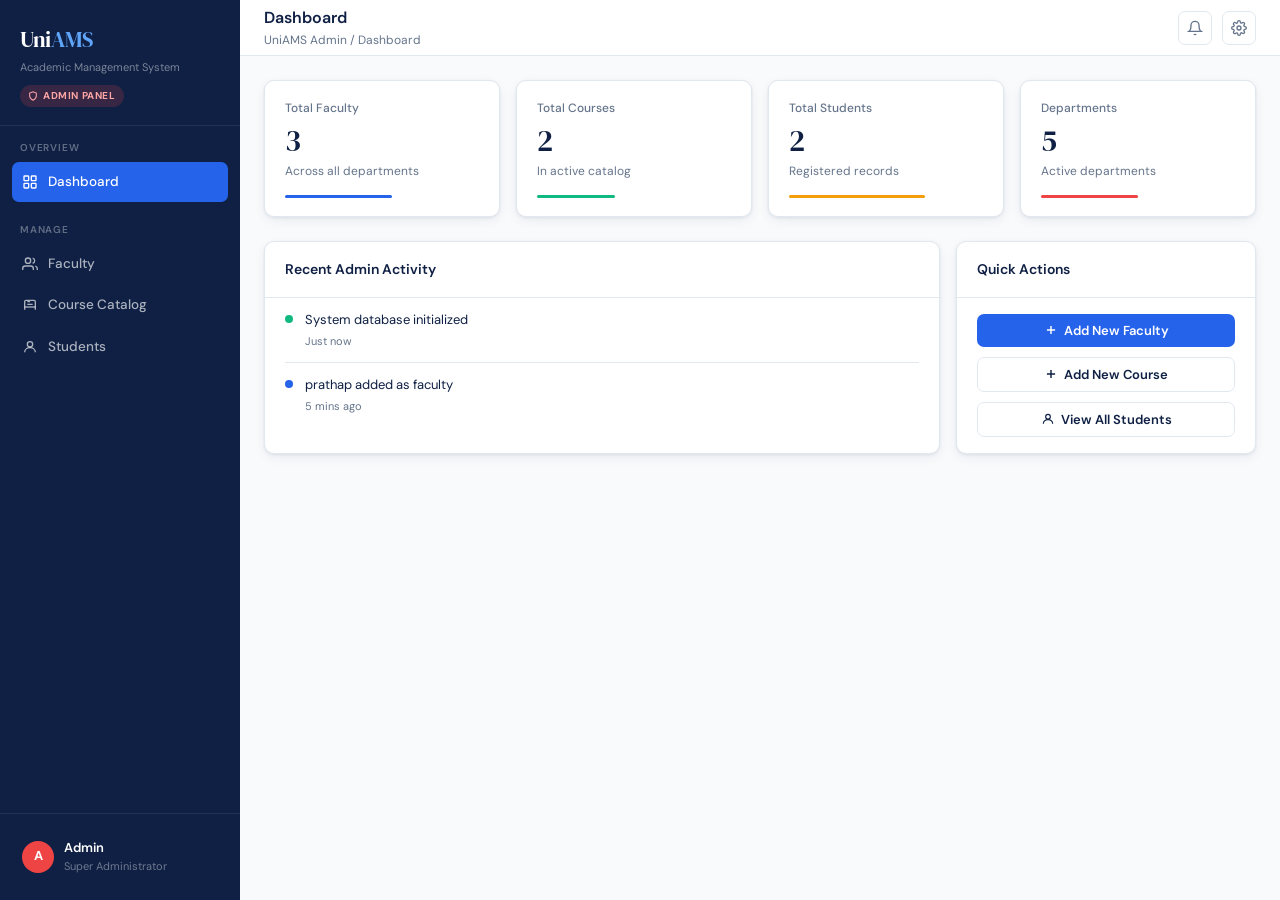
<file: admin page/admin.html>
<!DOCTYPE html>
<html lang="en">
<head>
<meta charset="UTF-8"/>
<meta name="viewport" content="width=device-width, initial-scale=1.0"/>
<title>UniAMS – Admin Panel</title>
<link href="https://fonts.googleapis.com/css2?family=DM+Sans:wght@400;500;600&family=DM+Serif+Display&display=swap" rel="stylesheet"/>
<link rel="stylesheet" href="admin.css"/>
</head>
<body>

<div class="shell">

  <aside class="sidebar">
    <div class="sidebar-brand">
      <div class="logo-mark">Uni<span>AMS</span></div>
      <div class="logo-sub">Academic Management System</div>
      <div class="admin-chip">
        <svg width="10" height="10" fill="none" stroke="currentColor" stroke-width="2.5" viewBox="0 0 24 24"><path d="M12 22s8-4 8-10V5l-8-3-8 3v7c0 6 8 10 8 10z"/></svg>
        Admin Panel
      </div>
    </div>

    <div class="nav-section">
      <div class="nav-label">Overview</div>
      <div class="nav-item active" onclick="navigate('dashboard', this)">
        <svg fill="none" stroke="currentColor" stroke-width="2" viewBox="0 0 24 24"><rect x="3" y="3" width="7" height="7" rx="1"/><rect x="14" y="3" width="7" height="7" rx="1"/><rect x="3" y="14" width="7" height="7" rx="1"/><rect x="14" y="14" width="7" height="7" rx="1"/></svg>
        Dashboard
      </div>
    </div>

    <div class="nav-section">
      <div class="nav-label">Manage</div>
      <div class="nav-item" onclick="navigate('faculty', this)">
        <svg fill="none" stroke="currentColor" stroke-width="2" viewBox="0 0 24 24"><path d="M17 21v-2a4 4 0 00-4-4H5a4 4 0 00-4 4v2"/><circle cx="9" cy="7" r="4"/><path d="M23 21v-2a4 4 0 00-3-3.87"/><path d="M16 3.13a4 4 0 010 7.75"/></svg>
        Faculty
      </div>
      <div class="nav-item" onclick="navigate('courses', this)">
        <svg fill="none" stroke="currentColor" stroke-width="2" viewBox="0 0 24 24"><path d="M4 19V7a2 2 0 012-2h12a2 2 0 012 2v12"/><path d="M4 15h16"/><path d="M8 11h8M8 7h4"/></svg>
        Course Catalog
      </div>
      <div class="nav-item" onclick="navigate('students', this)">
        <svg fill="none" stroke="currentColor" stroke-width="2" viewBox="0 0 24 24"><circle cx="12" cy="8" r="4"/><path d="M4 20c0-4 3.6-7 8-7s8 3 8 7"/></svg>
        Students
      </div>
    </div>

    <div class="sidebar-footer">
      <div class="user-chip">
        <div class="avatar">A</div>
        <div>
          <div class="u-name">Admin</div>
          <div class="u-role">Super Administrator</div>
        </div>
      </div>
    </div>
  </aside>

  <div class="main">

    <div class="topbar">
      <div>
        <div class="page-title" id="page-title">Dashboard</div>
        <div class="breadcrumb" id="page-bc">UniAMS Admin / Dashboard</div>
      </div>
      <div class="topbar-right">
        <div class="icon-btn">
          <svg width="16" height="16" fill="none" stroke="currentColor" stroke-width="2" viewBox="0 0 24 24"><path d="M18 8A6 6 0 006 8c0 7-3 9-3 9h18s-3-2-3-9"/><path d="M13.73 21a2 2 0 01-3.46 0"/></svg>
        </div>
        <div class="icon-btn">
          <svg width="16" height="16" fill="none" stroke="currentColor" stroke-width="2" viewBox="0 0 24 24"><circle cx="12" cy="12" r="3"/><path d="M19.4 15a1.65 1.65 0 00.33 1.82l.06.06a2 2 0 010 2.83 2 2 0 01-2.83 0l-.06-.06a1.65 1.65 0 00-1.82-.33 1.65 1.65 0 00-1 1.51V21a2 2 0 01-4 0v-.09A1.65 1.65 0 009 19.4a1.65 1.65 0 00-1.82.33l-.06.06a2 2 0 01-2.83-2.83l.06-.06A1.65 1.65 0 004.68 15a1.65 1.65 0 00-1.51-1H3a2 2 0 010-4h.09A1.65 1.65 0 004.6 9a1.65 1.65 0 00-.33-1.82l-.06-.06a2 2 0 012.83-2.83l.06.06A1.65 1.65 0 009 4.68a1.65 1.65 0 001-1.51V3a2 2 0 014 0v.09a1.65 1.65 0 001 1.51 1.65 1.65 0 001.82-.33l.06-.06a2 2 0 012.83 2.83l-.06.06A1.65 1.65 0 0019.4 9a1.65 1.65 0 001.51 1H21a2 2 0 010 4h-.09a1.65 1.65 0 00-1.51 1z"/></svg>
        </div>
      </div>
    </div>

    <div class="content">

      <div class="view active" id="view-dashboard">
        <div class="stat-grid">
          <div class="stat-card">
            <div class="slabel">Total Faculty</div>
            <div class="svalue" id="stat-faculty">3</div>
            <div class="ssub">Across all departments</div>
            <div class="accent-bar" style="background:#2563EB; width:55%"></div>
          </div>
          <div class="stat-card">
            <div class="slabel">Total Courses</div>
            <div class="svalue" id="stat-courses">2</div>
            <div class="ssub">In active catalog</div>
            <div class="accent-bar" style="background:#10B981; width:40%"></div>
          </div>
          <div class="stat-card">
            <div class="slabel">Total Students</div>
            <div class="svalue" id="stat-students">2</div>
            <div class="ssub">Registered records</div>
            <div class="accent-bar" style="background:#F59E0B; width:70%"></div>
          </div>
          <div class="stat-card">
            <div class="slabel">Departments</div>
            <div class="svalue">5</div>
            <div class="ssub">Active departments</div>
            <div class="accent-bar" style="background:#EF4444; width:50%"></div>
          </div>
        </div>

        <div class="dash-row">
          <div class="card">
            <div class="card-header">
              <div class="card-title">Recent Admin Activity</div>
            </div>
            <div class="activity-wrap">
              <div class="activity-item">
                <div class="activity-dot" style="background-color:#10B981"></div>
                <div>
                    <div class="activity-text">System database initialized</div>
                    <div class="activity-time">Just now</div>
                </div>
            </div>
            <div class="activity-item">
                <div class="activity-dot" style="background-color:#2563EB"></div>
                <div>
                    <div class="activity-text">prathap added as faculty</div>
                    <div class="activity-time">5 mins ago</div>
                </div>
            </div>
            </div>
          </div>

          <div class="card">
            <div class="card-header">
              <div class="card-title">Quick Actions</div>
            </div>
            <div class="quick-actions">
              <button class="btn btn-primary" onclick="navigate('faculty', document.querySelector('[onclick*=faculty]')); openModal('modal-faculty')">
                <svg width="14" height="14" fill="none" stroke="currentColor" stroke-width="2.5" viewBox="0 0 24 24"><path d="M12 5v14M5 12h14"/></svg>
                Add New Faculty
              </button>
              <button class="btn btn-outline" onclick="navigate('courses', document.querySelector('[onclick*=courses]')); openModal('modal-course')">
                <svg width="14" height="14" fill="none" stroke="currentColor" stroke-width="2.5" viewBox="0 0 24 24"><path d="M12 5v14M5 12h14"/></svg>
                Add New Course
              </button>
              <button class="btn btn-outline" onclick="navigate('students', document.querySelector('[onclick*=students]'))">
                <svg width="14" height="14" fill="none" stroke="currentColor" stroke-width="2" viewBox="0 0 24 24"><circle cx="12" cy="8" r="4"/><path d="M4 20c0-4 3.6-7 8-7s8 3 8 7"/></svg>
                View All Students
              </button>
            </div>
          </div>
        </div>
      </div>

      <div class="view" id="view-faculty">
        <div class="section-header">
          <div class="section-title">Faculty Management</div>
          <button class="btn btn-primary" onclick="openModal('modal-faculty')">
            <svg width="14" height="14" fill="none" stroke="currentColor" stroke-width="2.5" viewBox="0 0 24 24"><path d="M12 5v14M5 12h14"/></svg>
            Add Faculty
          </button>
        </div>
        <div class="filter-bar">
          <input type="text" placeholder="Search by name or email…" oninput="filterTable('faculty-body', this.value, [0,1])"/>
          <select onchange="filterTableByCol('faculty-body', this.value, 2)">
            <option value="">All Departments</option>
            <option>Computer Science</option>
            <option>Mathematics</option>
            <option>Physics</option>
            <option>Business</option>
            <option>Engineering</option>
          </select>
        </div>
        <div class="card">
          <table>
            <thead>
              <tr>
                <th>Name</th>
                <th>Email</th>
                <th>Department</th>
                <th>Contact</th>
                <th>Status</th>
                <th>Action</th>
              </tr>
            </thead>
            <tbody id="faculty-body">
                 <tr>
                <td><strong>Dr. Ramesh Kumar</strong></td>
                <td style="color:#64748B">ramesh@uni.edu</td>
                <td><span class="badge badge-blue">Computer Science</span></td>
                <td>+91 98001 11111</td>
                <td><span class="badge badge-green">Active</span></td>
                <td><button class="btn btn-danger btn-sm" onclick="actionAlert()">Remove</button></td>
            </tr>
            <tr>
                <td><strong>Prof. Sunita Rao</strong></td>
                <td style="color:#64748B">sunita@uni.edu</td>
                <td><span class="badge badge-blue">Mathematics</span></td>
                <td>+91 98001 22222</td>
                <td><span class="badge badge-green">Active</span></td>
                <td><button class="btn btn-danger btn-sm" onclick="actionAlert()">Remove</button></td>
            </tr>
            </tbody>
          </table>
        </div>
      </div>

      <div class="view" id="view-courses">
        <div class="section-header">
          <div class="section-title">Course Catalog</div>
          <button class="btn btn-primary" onclick="openModal('modal-course')">
            <svg width="14" height="14" fill="none" stroke="currentColor" stroke-width="2.5" viewBox="0 0 24 24"><path d="M12 5v14M5 12h14"/></svg>
            Add Course
          </button>
        </div>
        <div class="filter-bar">
          <input type="text" placeholder="Search course name…" oninput="filterTable('courses-body', this.value, [0])"/>
          <select onchange="filterTableByCol('courses-body', this.value, 2)">
            <option value="">All Departments</option>
            <option>Computer Science</option>
            <option>Mathematics</option>
            <option>Physics</option>
            <option>Business</option>
            <option>Engineering</option>
          </select>
          <select onchange="filterTableByCol('courses-body', this.value, 3)">
            <option value="">All Semesters</option>
            <option>Fall 2024</option>
            <option>Spring 2025</option>
            <option>Summer 2025</option>
          </select>
        </div>
        <div class="card">
          <table>
            <thead>
              <tr>
                <th>Course Name</th>
                <th>Credits</th>
                <th>Department</th>
                <th>Semester</th>
                <th>Seats</th>
                <th>Action</th>
              </tr>
            </thead>
            <tbody id="courses-body">
                <tr>
                <td><strong>Introduction to Computer Science</strong></td>
                <td>4 cr</td>
                <td><span class="badge badge-blue">Computer Science</span></td>
                <td><span class="badge badge-amber">Fall 2024</span></td>
                <td>40</td>
                <td><button class="btn btn-danger btn-sm" onclick="actionAlert()">Remove</button></td>
            </tr>
            <tr>
                <td><strong>Data Structures & Algorithms</strong></td>
                <td>3 cr</td>
                <td><span class="badge badge-blue">Computer Science</span></td>
                <td><span class="badge badge-amber">Spring 2025</span></td>
                <td>35</td>
                <td><button class="btn btn-danger btn-sm" onclick="actionAlert()">Remove</button></td>
            </tr>
            </tbody>
          </table>
        </div>
      </div>

      <div class="view" id="view-students">
        <div class="section-header">
          <div class="section-title">Student Records</div>
          <span class="section-note">View and remove student records</span>
        </div>
        <div class="filter-bar">
          <input type="text" placeholder="Search by name or email…" oninput="filterTable('students-body', this.value, [0,1])"/>
          <select onchange="filterTableByCol('students-body', this.value, 2)">
            <option value="">All Departments</option>
            <option>Computer Science</option>
            <option>Mathematics</option>
            <option>Physics</option>
            <option>Business</option>
            <option>Engineering</option>
          </select>
        </div>
        <div class="card">
          <table>
            <thead>
              <tr>
                <th>Name</th>
                <th>Email</th>
                <th>Department</th>
                <th>Enrolled Year</th>
                <th>Contact</th>
                <th>Action</th>
              </tr>
            </thead>
            <tbody id="students-body">
               <tr>
                <td><strong>Alice Johnson</strong></td>
                <td style="color:#64748B">alice@uni.edu</td>
                <td><span class="badge badge-blue">Computer Science</span></td>
                <td>2024</td>
                <td>+91 98000 11111</td>
                <td><button class="btn btn-danger btn-sm" onclick="actionAlert()">Remove</button></td>
            </tr>
            <tr>
                <td><strong>Sumon Ghosh</strong></td>
                <td style="color:#64748B">sumon@gmail.com</td>
                <td><span class="badge badge-blue">Information Technology</span></td>
                <td>2026</td>
                <td>7654365432</td>
                <td><button class="btn btn-danger btn-sm" onclick="actionAlert()">Remove</button></td>
            </tr>
            </tbody>
          </table>
        </div>
      </div>

    </div>
  </div>
</div>

<div class="modal-overlay" id="modal-faculty">
  <div class="modal">
    <div class="modal-header">
      <div class="modal-title">Add New Faculty</div>
      <button class="modal-close" onclick="closeModal('modal-faculty')">×</button>
    </div>
    <div class="modal-body">
      <div class="form-row">
        <div class="form-group">
          <label>Full Name</label>
          <input type="text" id="fac-name" placeholder="e.g. Dr. Ramesh Kumar"/>
        </div>
        <div class="form-group">
          <label>Email</label>
          <input type="email" id="fac-email" placeholder="ramesh@university.edu"/>
        </div>
        <div class="form-group">
          <label>Department</label>
          <select id="fac-dept">
            <option>Computer Science</option>
            <option>Mathematics</option>
            <option>Physics</option>
            <option>Business</option>
            <option>Engineering</option>
          </select>
        </div>
        <div class="form-group">
          <label>Contact Number</label>
          <input type="text" id="fac-contact" placeholder="+91 98765 43210"/>
        </div>
      </div>
    </div>
    <div class="modal-footer">
      <button class="btn btn-outline" onclick="closeModal('modal-faculty')">Cancel</button>
      <button class="btn btn-primary" onclick="saveFaculty()">Add Faculty</button>
    </div>
  </div>
</div>

<div class="modal-overlay" id="modal-course">
  <div class="modal">
    <div class="modal-header">
      <div class="modal-title">Add New Course</div>
      <button class="modal-close" onclick="closeModal('modal-course')">×</button>
    </div>
    <div class="modal-body">
      <div class="form-row">
        <div class="form-group form-full">
          <label>Course Name</label>
          <input type="text" id="crs-name" placeholder="e.g. Data Structures & Algorithms"/>
        </div>
        <div class="form-group">
          <label>Credits</label>
          <input type="number" id="crs-credits" value="3" min="1" max="6"/>
        </div>
        <div class="form-group">
          <label>Department</label>
          <select id="crs-dept">
            <option>Computer Science</option>
            <option>Mathematics</option>
            <option>Physics</option>
            <option>Business</option>
            <option>Engineering</option>
          </select>
        </div>
        <div class="form-group">
          <label>Semester Offered</label>
          <select id="crs-semester">
            <option>Fall 2024</option>
            <option>Spring 2025</option>
            <option>Summer 2025</option>
          </select>
        </div>
        <div class="form-group">
          <label>Total Seats</label>
          <input type="number" id="crs-seats" value="40" min="1"/>
        </div>
      </div>
    </div>
    <div class="modal-footer">
      <button class="btn btn-outline" onclick="closeModal('modal-course')">Cancel</button>
      <button class="btn btn-primary" onclick="saveCourse()">Add Course</button>
    </div>
  </div>
</div>

<div class="confirm-overlay" id="confirm-overlay">
  <div class="confirm-box">
    <div class="confirm-icon">
      <svg width="22" height="22" fill="none" stroke="#EF4444" stroke-width="2.5" viewBox="0 0 24 24">
        <polyline points="3,6 5,6 21,6"/>
        <path d="M19,6l-1,14a2,2,0,0,1-2,2H8a2,2,0,0,1-2-2L5,6"/>
        <path d="M10,11v6"/><path d="M14,11v6"/>
        <path d="M9,6V4h6v2"/>
      </svg>
    </div>
    <div class="confirm-title" id="confirm-title">Confirm Delete</div>
    <div class="confirm-msg" id="confirm-msg">Are you sure? This action cannot be undone.</div>
    <div class="confirm-actions">
      <button class="btn btn-outline" onclick="closeConfirm()">Cancel</button>
      <button class="btn btn-danger" onclick="confirmAction()">Yes, Delete</button>
    </div>
  </div>
</div>

<div class="toast-container" id="toast-container"></div>

<script src="admin.js"></script>
</body>
</html>
</file>
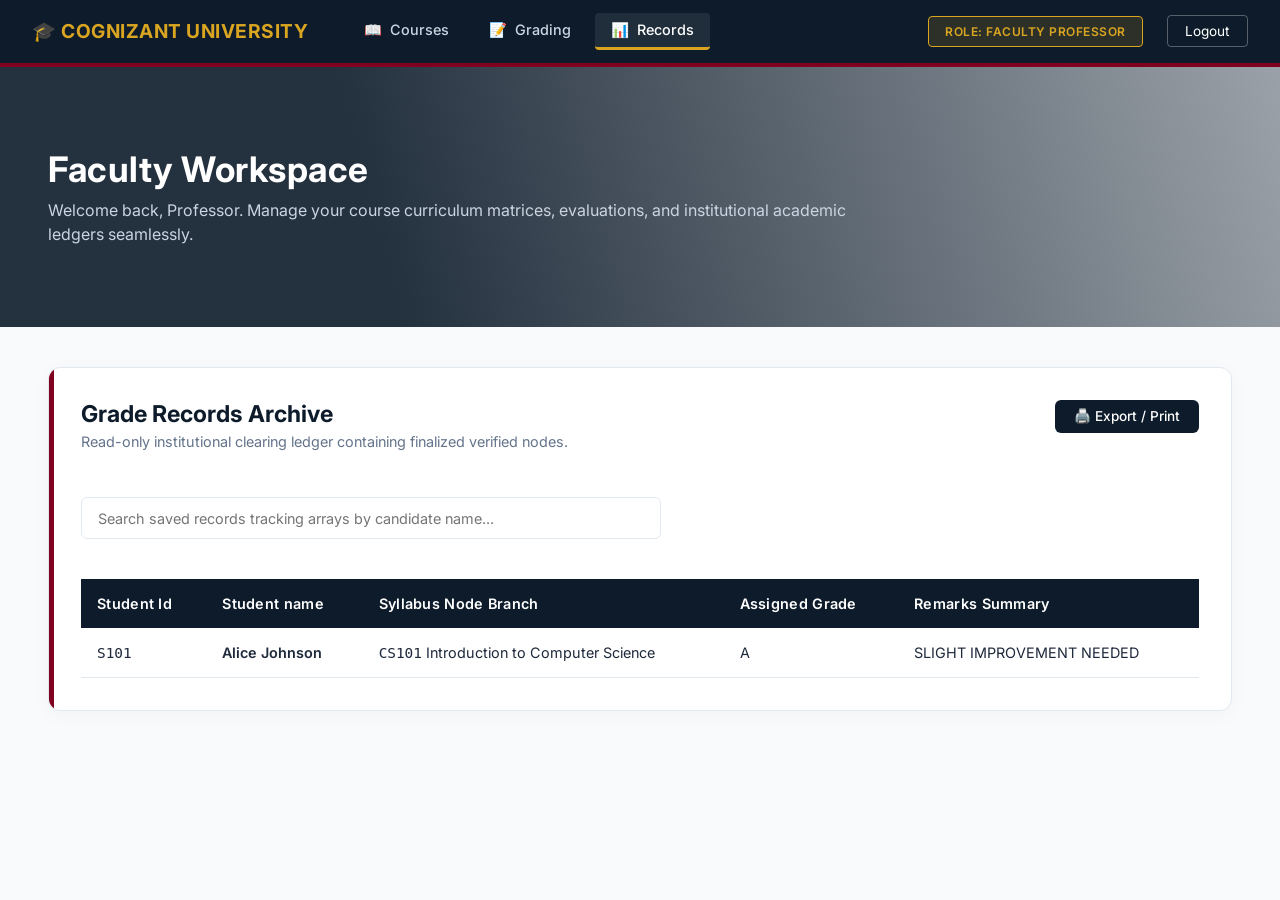
<file: faculty_dashboard/Faculty.html>
<!DOCTYPE html>
<html lang="en">
<head>
    <meta charset="UTF-8">
    <meta name="viewport" content="width=device-width, initial-scale=1.0">
    <title>Faculty Portal - Cognizant University</title>
    <link rel="preconnect" href="https://fonts.googleapis.com">
    <link rel="preconnect" href="https://fonts.gstatic.com" crossorigin>
    <link href="https://fonts.googleapis.com/css2?family=Inter:wght@300;400;500;600;700&display=swap" rel="stylesheet">
    <link rel="stylesheet" href="Faculty.css">
</head>
<body>

    <header class="app-header">
        <div class="header-left">
            <h1 class="portal-logo-title">🎓 COGNIZANT UNIVERSITY</h1>
            <nav class="top-nav">
                <ul class="top-nav-list">
                    <li>
                        <a href="#" class="nav-link-item" id="nav-courses" onclick="switchActivePanel('courses')">
                            <span class="nav-link-icon">📖</span> Courses
                        </a>
                    </li>
                    <li>
                        <a href="#" class="nav-link-item" id="nav-grading" onclick="switchActivePanel('grading')">
                            <span class="nav-link-icon">📝</span> Grading
                        </a>
                    </li>
                    <li>
                        <a href="#" class="nav-link-item active" id="nav-records" onclick="switchActivePanel('records')">
                            <span class="nav-link-icon">📊</span> Records
                        </a>
                    </li>
                </ul>
            </nav>
        </div>
        <div class="header-right">
            <span class="executive-role-badge">Role: Faculty Professor</span>
            
            <button class="btn-session-exit" onclick="localStorage.removeItem('activeUser'); window.location.href='../features-login-reg/faculity-login/faculty-login.html'">Logout</button>

        </div>
    </header>

    <div class="hero-section">
        <div class="hero-overlay"></div>
        <div class="hero-content">
            <h2>Faculty Workspace</h2>
            <p>Welcome back, Professor. Manage your course curriculum matrices, evaluations, and institutional academic ledgers seamlessly.</p>
        </div>
    </div>

    <main class="main-workspace">

        <section id="courses" class="dashboard-view-panel">
            <div class="premium-matrix-card">
                <div class="card-left-accent"></div>
                <div class="card-interior">
                    <h2>Select Course</h2>
                    <p class="section-subtitle">Choose a custom instructional syllabus branch to initialize manual evaluations.</p>
                    
                    <div class="custom-form-element">
                        <label for="courseSelect" class="custom-field-label">Active Core Syllabus Branches</label>
                        <select id="courseSelect" class="custom-select-menu" onchange="refreshCourseDetailsDisplay()">
                        </select>
                    </div>

                    <div id="courseDetails" class="matrix-info-notice">
                    </div>

                    <div class="workspace-action-row">
                        <button class="btn-action-primary" onclick="navigateToGradingWorkspace()">
                            Next to Grading Workflow &rarr;
                        </button>
                    </div>
                </div>
            </div>
        </section>

        <section id="grading" class="dashboard-view-panel">
            <div class="premium-matrix-card">
                <div class="card-left-accent"></div>
                <div class="card-interior">
                    <div class="view-panel-header-split">
                        <div>
                            <h2>Manual Student Grading Worksheet</h2>
                            <p class="section-subtitle">Input structural evaluation indicators and long-form remarks manually below.</p>
                        </div>
                        <span id="activeCourseBadgeIndicator" class="matrix-status-tag">Course: Unassigned</span>
                    </div>
                    
                    <div class="responsive-table-scroller">
                        <table class="academic-data-table">
                            <thead>
                                <tr>
                                    <th style="width: 15%;">Student ID</th>
                                    <th style="width: 25%;">Student name</th>
                                    <th style="width: 15%;">Grade</th>
                                    <th style="width: 30%;">Remarks</th>
                                    <th style="width: 15%; text-align: center;">Action</th>
                                </tr>
                            </thead>
                            <tbody id="studentTable">
                            </tbody>
                        </table>
                    </div>
                    <div class="workspace-action-row" style="margin-top: 2rem; display: flex; justify-content: flex-end;">
                        <button class="btn-action-primary" onclick="navigateToRecordsWorkspace()">
                            Next to Records Ledger &rarr;
                        </button>
                    </div>
                </div>
            </div>
        </section>

        <section id="records" class="dashboard-view-panel active">
            <div class="premium-matrix-card">
                <div class="card-left-accent"></div>
                <div class="card-interior">
                    <div class="view-panel-header-split">
                        <div>
                            <h2>Grade Records Archive</h2>
                            <p class="section-subtitle">Read-only institutional clearing ledger containing finalized verified nodes.</p>
                        </div>
                        <button class="btn-action-secondary hide-on-print" onclick="window.print()">
                            🖨️ Export / Print 
                        </button>
                    </div>
                    
                    <div class="search-utilities-wrapper hide-on-print">
                        <input type="text" id="recordSearchField" class="custom-text-input" placeholder="Search saved records tracking arrays by candidate name..." onkeyup="executeClientSideSearch(this.value)">
                    </div>

                    <div class="responsive-table-scroller">
                        <table class="academic-data-table">
                            <thead>
                                <tr>
                                    <th>Student Id</th>
                                    <th>Student name</th>
                                    <th>Syllabus Node Branch</th>
                                    <th>Assigned Grade</th>
                                    <th>Remarks Summary</th>
                                </tr>
                            </thead>
                            <tbody id="recordTable">
                            </tbody>
                        </table>
                    </div>
                </div>
            </div>
        </section>

    </main>

    <script src="Faculty.js"></script>
</body>
</html>
</file>
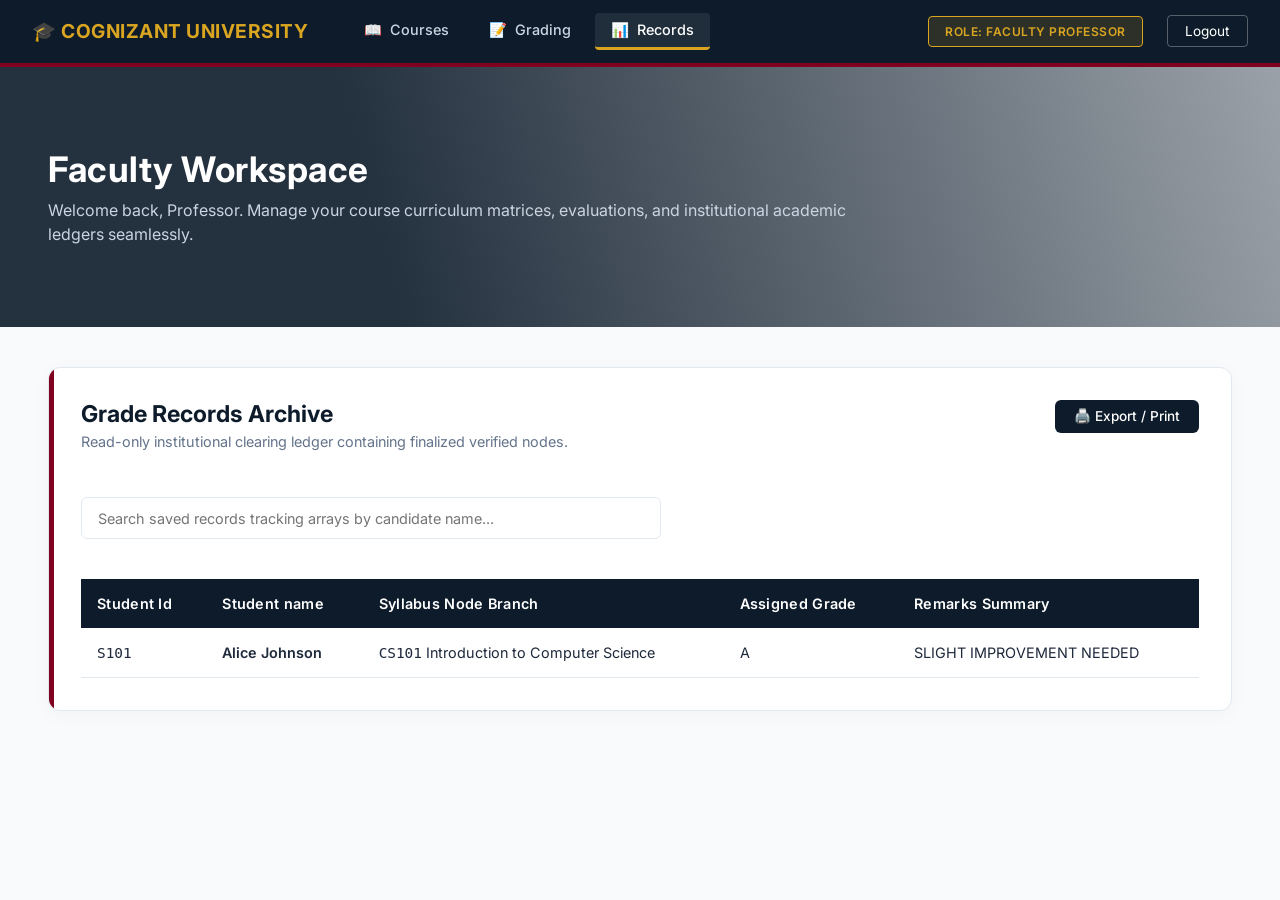
<file: faculty_dashboard/FacultyDashboard.html>
<!DOCTYPE html>
<html lang="en">
<head>
    <meta charset="UTF-8">
    <meta name="viewport" content="width=device-width, initial-scale=1.0">
    <title>Faculty Portal - Cognizant University</title>
    <link rel="preconnect" href="https://fonts.googleapis.com">
    <link rel="preconnect" href="https://fonts.gstatic.com" crossorigin>
    <link href="https://fonts.googleapis.com/css2?family=Inter:wght@300;400;500;600;700&display=swap" rel="stylesheet">
    <link rel="stylesheet" href="Faculty.css">
</head>
<body>

    <header class="app-header">
        <div class="header-left">
            <h1 class="portal-logo-title">🎓 COGNIZANT UNIVERSITY</h1>
            <nav class="top-nav">
                <ul class="top-nav-list">
                    <li>
                        <a href="#" class="nav-link-item" id="nav-courses" onclick="switchActivePanel('courses')">
                            <span class="nav-link-icon">📖</span> Courses
                        </a>
                    </li>
                    <li>
                        <a href="#" class="nav-link-item" id="nav-grading" onclick="switchActivePanel('grading')">
                            <span class="nav-link-icon">📝</span> Grading
                        </a>
                    </li>
                    <li>
                        <a href="#" class="nav-link-item active" id="nav-records" onclick="switchActivePanel('records')">
                            <span class="nav-link-icon">📊</span> Records
                        </a>
                    </li>
                </ul>
            </nav>
        </div>
        <div class="header-right">
            <span class="executive-role-badge">Role: Faculty Professor</span>
            <button class="btn-session-exit" onclick="alert('Logging Out....')">Logout</button>
        </div>
    </header>

    <div class="hero-section">
        <div class="hero-overlay"></div>
        <div class="hero-content">
            <h2>Faculty Workspace</h2>
            <p>Welcome back, Professor. Manage your course curriculum matrices, evaluations, and institutional academic ledgers seamlessly.</p>
        </div>
    </div>

    <main class="main-workspace">

        <section id="courses" class="dashboard-view-panel">
            <div class="premium-matrix-card">
                <div class="card-left-accent"></div>
                <div class="card-interior">
                    <h2>Select Course</h2>
                    <p class="section-subtitle">Choose a custom instructional syllabus branch to initialize manual evaluations.</p>
                    
                    <div class="custom-form-element">
                        <label for="courseSelect" class="custom-field-label">Active Core Syllabus Branches</label>
                        <select id="courseSelect" class="custom-select-menu" onchange="refreshCourseDetailsDisplay()">
                        </select>
                    </div>

                    <div id="courseDetails" class="matrix-info-notice">
                    </div>

                    <div class="workspace-action-row">
                        <button class="btn-action-primary" onclick="navigateToGradingWorkspace()">
                            Next to Grading Workflow &rarr;
                        </button>
                    </div>
                </div>
            </div>
        </section>

        <section id="grading" class="dashboard-view-panel">
            <div class="premium-matrix-card">
                <div class="card-left-accent"></div>
                <div class="card-interior">
                    <div class="view-panel-header-split">
                        <div>
                            <h2>Manual Student Grading Worksheet</h2>
                            <p class="section-subtitle">Input structural evaluation indicators and long-form remarks manually below.</p>
                        </div>
                        <span id="activeCourseBadgeIndicator" class="matrix-status-tag">Course: Unassigned</span>
                    </div>
                    
                    <div class="responsive-table-scroller">
                        <table class="academic-data-table">
                            <thead>
                                <tr>
                                    <th style="width: 15%;">Student ID</th>
                                    <th style="width: 25%;">Student name</th>
                                    <th style="width: 15%;">Grade</th>
                                    <th style="width: 30%;">Remarks</th>
                                    <th style="width: 15%; text-align: center;">Action</th>
                                </tr>
                            </thead>
                            <tbody id="studentTable">
                            </tbody>
                        </table>
                    </div>
                </div>
            </div>
        </section>

        <section id="records" class="dashboard-view-panel active">
            <div class="premium-matrix-card">
                <div class="card-left-accent"></div>
                <div class="card-interior">
                    <div class="view-panel-header-split">
                        <div>
                            <h2>Grade Records Archive</h2>
                            <p class="section-subtitle">Read-only institutional clearing ledger containing finalized verified nodes.</p>
                        </div>
                        <button class="btn-action-secondary hide-on-print" onclick="window.print()">
                            🖨️ Export / Print 
                        </button>
                    </div>
                    
                    <div class="search-utilities-wrapper hide-on-print">
                        <input type="text" id="recordSearchField" class="custom-text-input" placeholder="Search saved records tracking arrays by candidate name..." onkeyup="executeClientSideSearch(this.value)">
                    </div>

                    <div class="responsive-table-scroller">
                        <table class="academic-data-table">
                            <thead>
                                <tr>
                                    <th>Student Id</th>
                                    <th>Student name</th>
                                    <th>Syllabus Node Branch</th>
                                    <th>Assigned Grade</th>
                                    <th>Remarks Summary</th>
                                </tr>
                            </thead>
                            <tbody id="recordTable">
                            </tbody>
                        </table>
                    </div>
                </div>
            </div>
        </section>

    </main>

    <script src="Faculty.js"></script>
</body>
</html>
</file>
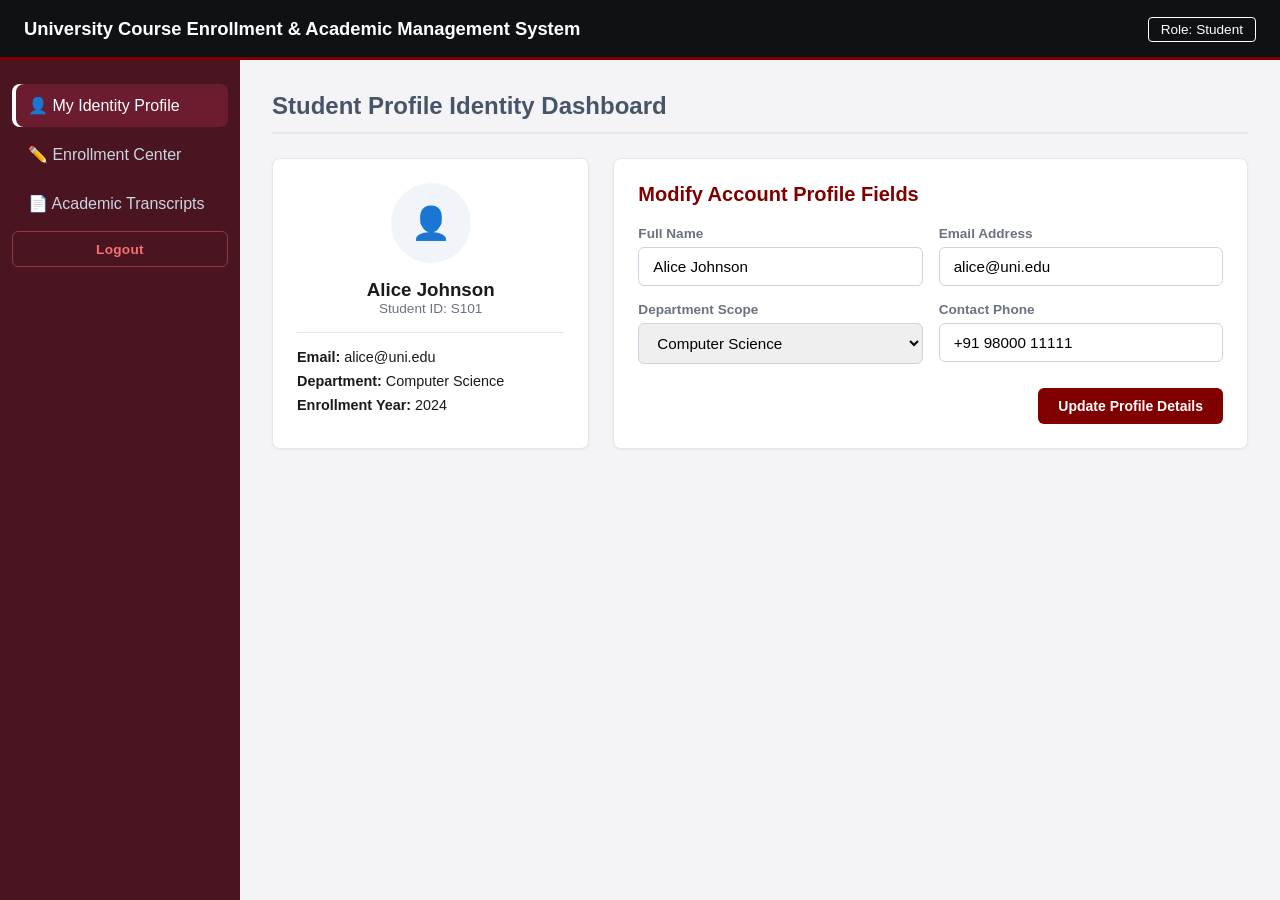
<file: student_dashboard/student.html>
<!DOCTYPE html>
<html lang="en">
<head>
    <meta charset="UTF-8">
    <meta name="viewport" content="width=device-width, initial-scale=1.0">
    <title>Student Workspace - University Portal</title>
    <link rel="stylesheet" href="student.css">
</head>
<body>

    <header class="navbar-custom">
        <div style="display:flex; align-items:center; gap:12px;">
            <button class="menu-toggle" id="menuToggle">☰</button>
            <div class="navbar-brand">University Course Enrollment & Academic Management System</div>
        </div>
        <div>
            <span class="role-badge">Role: Student</span>
            
        </div>
    </header>

    <div class="app-container">
        
        <nav class="sidebar" id="sidebar">
            <ul class="sidebar-menu">
                <li><a class="nav-link active" data-target="profile-sec">👤 My Identity Profile</a></li>
                <li><a class="nav-link" data-target="enrollment-sec">✏️ Enrollment Center</a></li>
                <li><a class="nav-link" data-target="records-sec">📄 Academic Transcripts</a></li>
                <button class="btn-session-exit" onclick="localStorage.removeItem('activeUser'); window.location.href='../features-login-reg/student-login/student-login.html'">Logout</button>
            </ul>
            
        </nav>

        <main class="main-content">

            <section id="profile-sec" class="page-section active-view">
                <h2 class="page-title">Student Profile Identity Dashboard</h2>
                <div class="profile-grid">
                    <div class="card" style="text-align: center;">
                        <div style="width:80px;height:80px;background:#f1f5f9;border-radius:50%;display:inline-flex;align-items:center;justify-content:center;font-size:2rem;margin-bottom:16px;">👤</div>
                        <h3 id="view-name">---</h3>
                        <p id="view-id" style="color:var(--text-muted); font-size:0.85rem; margin-bottom:12px;"></p>
                        <hr style="border:0; border-top:1px solid #e5e7eb; margin:16px 0;">
                        <div style="text-align:left; font-size:0.9rem; display:flex; flex-direction:column; gap:8px;">
                            <p><strong>Email:</strong> <span id="view-email"></span></p>
                            <p><strong>Department:</strong> <span id="view-dept"></span></p>
                            <p><strong>Enrollment Year:</strong> <span id="view-enroll"></span></p>
                        </div>
                    </div>
                    <div class="card">
                        <h3 class="form-title">Modify Account Profile Fields</h3>
                        <form id="profileForm">
                            <div class="form-grid">
                                <div class="form-group"><label class="form-label">Full Name</label><input type="text" id="input-name" class="form-control" required></div>
                                <div class="form-group"><label class="form-label">Email Address</label><input type="email" id="input-email" class="form-control" required></div>
                                <div class="form-group">
                                    <label class="form-label">Department Scope</label>
                                    <select id="input-dept" class="form-select">
                                        <option value="Computer Science">Computer Science</option>
                                        <option value="Information Technology">Information Technology</option>
                                    </select>
                                </div>
                                <div class="form-group"><label class="form-label">Contact Phone</label><input type="text" id="input-contact" class="form-control"></div>
                            </div>
                            <div style="text-align:right; margin-top:24px;"><button type="submit" class="btn btn-maroon">Update Profile Details</button></div>
                        </form>
                    </div>
                </div>
            </section>

            <section id="enrollment-sec" class="page-section">
                <h2 class="page-title">Course Registration Workflow Control</h2>
                <div class="card">
                    <h3 style="margin-bottom:12px; color:var(--color-maroon);">Open Classes Inventory</h3>
                    <div class="table-responsive">
                        <table>
                            <thead><tr><th>Code ID</th><th>Course Description Title</th><th>Credits</th><th>Functional Action</th></tr></thead>
                            <tbody id="availableTable"></tbody>
                        </table>
                    </div>
                </div>
                <div class="card">
                    <h3 style="margin-bottom:12px; color:var(--text-dark);">Your Selected Active Class Schedule</h3>
                    <div class="table-responsive">
                        <table>
                            <thead><tr><th>Code ID</th><th>Course Description Title</th><th>Status Badge</th><th>Functional Action</th></tr></thead>
                            <tbody id="enrolledTable"></tbody>
                        </table>
                    </div>
                </div>
            </section>

            <section id="records-sec" class="page-section">
                <div style="display:flex; justify-content:space-between; align-items:center; margin-bottom:24px;">
                    <h2 class="page-title" style="margin-bottom:0;">Academic Record Ledger Reports</h2>
                    <button class="btn btn-maroon" onclick="window.print();">Print Transcript (PDF Export)</button>
                </div>
                <div class="card" style="border: 2px solid #e5e7eb; padding:32px;">
                    <div style="display:flex; justify-content:space-between; font-weight:600; color:var(--text-muted); margin-bottom:16px;">
                        <span>HISTORICAL GRADE SHEET DATA</span> <span>Cumulative GPA: 9.70 / 10.00</span>
                    </div>
                    <div class="table-responsive">
                        <table>
                            <thead><tr><th>Course Code</th><th>Description Title</th><th>Weight Credits</th><th>Final Mark Value</th></tr></thead>
                            <tbody id="transcriptBody"></tbody>
                        </table>
                    </div>
                </div>
            </section>

        </main>
    </div>

    <script src="student.js"></script>
</body>
</html>
</file>
<file: admin page/admin.css>
:root {
  --navy:   #0F2044;
  --sky:    #2563EB;
  --sky-lt: #EFF6FF;
  --mint:   #10B981;
  --amber:  #F59E0B;
  --rose:   #EF4444;
  --slate:  #64748B;
  --border: #E2E8F0;
  --bg:     #F8FAFC;
  --white:  #FFFFFF;
  --shadow: 0 1px 3px rgba(15, 32, 68, 0.08), 0 4px 12px rgba(15, 32, 68, 0.06);
  --radius: 10px;
  --font-display: 'DM Serif Display', serif;
  --font-body:    'DM Sans', sans-serif;
}

*,
*::before,
*::after {
  box-sizing: border-box;
  margin: 0;
  padding: 0;
}

body {
  font-family: var(--font-body);
  background-color: var(--bg);
  color: var(--navy);
  font-size: 14px;
  line-height: 1.6;
}

.shell {
  display: flex;
  height: 100vh;
  overflow: hidden;
}

.sidebar {
  width: 240px;
  flex-shrink: 0;
  background-color: var(--navy);
  display: flex;
  flex-direction: column;
  overflow-y: auto;
}

.sidebar-brand {
  padding: 22px 20px 18px;
  border-bottom: 1px solid rgba(255, 255, 255, 0.08);
}

.logo-mark {
  font-family: var(--font-display);
  font-size: 22px;
  color: var(--white);
  letter-spacing: -0.3px;
}

.logo-mark span {
  color: #60A5FA;
}

.logo-sub {
  font-size: 11px;
  color: rgba(255, 255, 255, 0.45);
  margin-top: 2px;
}

.admin-chip {
  display: inline-flex;
  align-items: center;
  gap: 5px;
  background-color: rgba(239, 68, 68, 0.18);
  color: #FCA5A5;
  font-size: 10px;
  font-weight: 700;
  letter-spacing: 0.06em;
  text-transform: uppercase;
  padding: 3px 8px;
  border-radius: 99px;
  margin-top: 8px;
}

.nav-section {
  padding: 14px 12px 4px;
}

.nav-label {
  font-size: 10px;
  font-weight: 600;
  letter-spacing: 0.08em;
  text-transform: uppercase;
  color: rgba(255, 255, 255, 0.35);
  padding: 0 8px;
  margin-bottom: 6px;
}

.nav-item {
  display: flex;
  align-items: center;
  gap: 10px;
  padding: 9px 10px;
  border-radius: 7px;
  color: rgba(255, 255, 255, 0.65);
  font-size: 13.5px;
  font-weight: 500;
  cursor: pointer;
  margin-bottom: 2px;
  transition: background-color 0.15s, color 0.15s;
}

.nav-item svg {
  width: 16px;
  height: 16px;
  flex-shrink: 0;
}

.nav-item:hover {
  background-color: rgba(255, 255, 255, 0.07);
  color: var(--white);
}

.nav-item.active {
  background-color: var(--sky);
  color: var(--white);
}

.sidebar-footer {
  margin-top: auto;
  padding: 16px 12px;
  border-top: 1px solid rgba(255, 255, 255, 0.08);
}

.user-chip {
  display: flex;
  align-items: center;
  gap: 10px;
  padding: 8px 10px;
  border-radius: 7px;
  cursor: pointer;
  transition: background-color 0.15s;
}

.user-chip:hover {
  background-color: rgba(255, 255, 255, 0.07);
}

.avatar {
  width: 32px;
  height: 32px;
  border-radius: 50%;
  background-color: var(--rose);
  display: flex;
  align-items: center;
  justify-content: center;
  font-size: 13px;
  font-weight: 700;
  color: var(--white);
  flex-shrink: 0;
}

.u-name {
  font-size: 13px;
  font-weight: 600;
  color: var(--white);
}

.u-role {
  font-size: 11px;
  color: rgba(255, 255, 255, 0.4);
}

.main {
  flex: 1;
  display: flex;
  flex-direction: column;
  overflow: hidden;
}

.topbar {
  height: 56px;
  flex-shrink: 0;
  background-color: var(--white);
  border-bottom: 1px solid var(--border);
  display: flex;
  align-items: center;
  justify-content: space-between;
  padding: 0 24px;
}

.page-title {
  font-size: 16px;
  font-weight: 600;
  color: var(--navy);
}

.breadcrumb {
  font-size: 12px;
  color: var(--slate);
}

.topbar-right {
  display: flex;
  align-items: center;
  gap: 10px;
}

.icon-btn {
  width: 34px;
  height: 34px;
  border-radius: 7px;
  border: 1px solid var(--border);
  background-color: var(--white);
  display: flex;
  align-items: center;
  justify-content: center;
  cursor: pointer;
  color: var(--slate);
  transition: background-color 0.15s;
}

.icon-btn:hover {
  background-color: var(--bg);
}

.content {
  flex: 1;
  overflow-y: auto;
  padding: 24px;
}

.view {
  display: none;
}

.view.active {
  display: block;
}

.stat-grid {
  display: grid;
  grid-template-columns: repeat(4, 1fr);
  gap: 16px;
  margin-bottom: 24px;
}

.stat-card {
  background-color: var(--white);
  border: 1px solid var(--border);
  border-radius: var(--radius);
  padding: 18px 20px;
  box-shadow: var(--shadow);
}

.stat-card .slabel {
  font-size: 12px;
  color: var(--slate);
  font-weight: 500;
  margin-bottom: 8px;
}

.stat-card .svalue {
  font-family: var(--font-display);
  font-size: 30px;
  color: var(--navy);
  line-height: 1;
}

.stat-card .ssub {
  font-size: 12px;
  color: var(--slate);
  margin-top: 6px;
}

.accent-bar {
  height: 3px;
  border-radius: 2px;
  margin-top: 14px;
}

.dash-row {
  display: grid;
  grid-template-columns: 1fr 300px;
  gap: 16px;
}

.activity-wrap {
  padding: 0 20px;
}

.quick-actions {
  padding: 16px 20px;
  display: flex;
  flex-direction: column;
  gap: 10px;
}

.quick-actions .btn {
  justify-content: center;
  width: 100%;
}

.card {
  background-color: var(--white);
  border: 1px solid var(--border);
  border-radius: var(--radius);
  box-shadow: var(--shadow);
  overflow: hidden;
}

.card-header {
  padding: 16px 20px;
  border-bottom: 1px solid var(--border);
  display: flex;
  align-items: center;
  justify-content: space-between;
}

.card-title {
  font-size: 14px;
  font-weight: 600;
  color: var(--navy);
}

table {
  width: 100%;
  border-collapse: collapse;
}

th {
  font-size: 11px;
  font-weight: 600;
  text-transform: uppercase;
  letter-spacing: 0.06em;
  color: var(--slate);
  padding: 10px 14px;
  text-align: left;
  border-bottom: 1px solid var(--border);
}

td {
  padding: 12px 14px;
  font-size: 13px;
  border-bottom: 1px solid var(--border);
  color: var(--navy);
}

tr:last-child td {
  border-bottom: none;
}

tbody tr:hover {
  background-color: var(--sky-lt);
}

.badge {
  display: inline-flex;
  align-items: center;
  padding: 3px 8px;
  border-radius: 99px;
  font-size: 11px;
  font-weight: 600;
}

.badge-blue {
  background-color: #DBEAFE;
  color: #1E40AF;
}

.badge-green {
  background-color: #D1FAE5;
  color: #065F46;
}

.badge-amber {
  background-color: #FEF3C7;
  color: #92400E;
}

.badge-red {
  background-color: #FEE2E2;
  color: #991B1B;
}

.section-header {
  display: flex;
  align-items: center;
  justify-content: space-between;
  margin-bottom: 16px;
}

.section-title {
  font-size: 18px;
  font-weight: 700;
  color: var(--navy);
}

.section-note {
  font-size: 13px;
  color: var(--slate);
}

.filter-bar {
  display: flex;
  gap: 8px;
  margin-bottom: 16px;
  flex-wrap: wrap;
}

.filter-bar input,
.filter-bar select {
  flex: 1;
  min-width: 140px;
}

input,
select,
textarea {
  width: 100%;
  padding: 9px 11px;
  border-radius: 7px;
  border: 1px solid var(--border);
  background-color: var(--bg);
  font-size: 13px;
  font-family: var(--font-body);
  color: var(--navy);
  outline: none;
  transition: border-color 0.15s;
}

input:focus,
select:focus,
textarea:focus {
  border-color: var(--sky);
  background-color: var(--white);
}

.btn {
  display: inline-flex;
  align-items: center;
  gap: 6px;
  padding: 8px 16px;
  border-radius: 7px;
  font-size: 13px;
  font-weight: 600;
  cursor: pointer;
  border: none;
  font-family: var(--font-body);
  transition: background-color 0.15s;
}

.btn-primary {
  background-color: var(--sky);
  color: var(--white);
}

.btn-primary:hover {
  background-color: #1D4ED8;
}

.btn-outline {
  background-color: var(--white);
  color: var(--navy);
  border: 1px solid var(--border);
}

.btn-outline:hover {
  background-color: var(--bg);
}

.btn-danger {
  background-color: var(--rose);
  color: var(--white);
}

.btn-danger:hover {
  background-color: #DC2626;
}

.btn-sm {
  padding: 5px 10px;
  font-size: 12px;
}

.modal-overlay {
  position: fixed;
  inset: 0;
  background-color: rgba(15, 32, 68, 0.45);
  display: flex;
  align-items: center;
  justify-content: center;
  z-index: 999;
  opacity: 0;
  pointer-events: none;
  transition: opacity 0.2s;
}

.modal-overlay.open {
  opacity: 1;
  pointer-events: all;
}

.modal {
  background-color: var(--white);
  border-radius: 12px;
  width: 480px;
  max-width: 94vw;
  box-shadow: 0 20px 60px rgba(15, 32, 68, 0.18);
  transform: translateY(12px);
  transition: transform 0.2s;
}

.modal-overlay.open .modal {
  transform: translateY(0);
}

.modal-header {
  padding: 20px 24px 16px;
  border-bottom: 1px solid var(--border);
  display: flex;
  align-items: center;
  justify-content: space-between;
}

.modal-title {
  font-size: 16px;
  font-weight: 700;
  color: var(--navy);
}

.modal-close {
  background: none;
  border: none;
  cursor: pointer;
  color: var(--slate);
  font-size: 22px;
  line-height: 1;
}

.modal-body {
  padding: 20px 24px;
}

.modal-footer {
  padding: 16px 24px;
  border-top: 1px solid var(--border);
  display: flex;
  gap: 8px;
  justify-content: flex-end;
}

.form-row {
  display: grid;
  grid-template-columns: 1fr 1fr;
  gap: 14px;
  margin-bottom: 14px;
}

.form-group {
  display: flex;
  flex-direction: column;
  gap: 5px;
}

.form-full {
  grid-column: 1 / -1;
}

label {
  font-size: 12px;
  font-weight: 600;
  color: var(--navy);
}

.confirm-overlay {
  position: fixed;
  inset: 0;
  background-color: rgba(15, 32, 68, 0.5);
  display: flex;
  align-items: center;
  justify-content: center;
  z-index: 1000;
  opacity: 0;
  pointer-events: none;
  transition: opacity 0.2s;
}

.confirm-overlay.open {
  opacity: 1;
  pointer-events: all;
}

.confirm-box {
  background-color: var(--white);
  border-radius: 12px;
  padding: 28px 28px 20px;
  width: 380px;
  max-width: 94vw;
  box-shadow: 0 20px 60px rgba(15, 32, 68, 0.2);
  text-align: center;
}

.confirm-icon {
  width: 48px;
  height: 48px;
  border-radius: 50%;
  background-color: #FEE2E2;
  display: flex;
  align-items: center;
  justify-content: center;
  margin: 0 auto 14px;
}

.confirm-title {
  font-size: 16px;
  font-weight: 700;
  color: var(--navy);
  margin-bottom: 6px;
}

.confirm-msg {
  font-size: 13px;
  color: var(--slate);
  margin-bottom: 20px;
}

.confirm-actions {
  display: flex;
  gap: 8px;
  justify-content: center;
}

.activity-item {
  display: flex;
  gap: 12px;
  padding: 12px 0;
  border-bottom: 1px solid var(--border);
}

.activity-item:last-child {
  border-bottom: none;
}

.activity-dot {
  width: 8px;
  height: 8px;
  border-radius: 50%;
  flex-shrink: 0;
  margin-top: 5px;
}

.activity-text {
  font-size: 13px;
  color: var(--navy);
}

.activity-time {
  font-size: 11px;
  color: var(--slate);
  margin-top: 2px;
}

.toast-container {
  position: fixed;
  bottom: 24px;
  right: 24px;
  z-index: 9999;
  display: flex;
  flex-direction: column;
  gap: 8px;
}

.toast {
  background-color: var(--navy);
  color: var(--white);
  padding: 12px 18px;
  border-radius: 8px;
  font-size: 13px;
  font-weight: 500;
  box-shadow: 0 4px 16px rgba(15, 32, 68, 0.25);
  transform: translateX(120%);
  transition: transform 0.25s ease;
  display: flex;
  align-items: center;
  gap: 8px;
  min-width: 220px;
}

.toast.show {
  transform: translateX(0);
}

.toast.success {
  border-left: 3px solid var(--mint);
}

.toast.error {
  border-left: 3px solid var(--rose);
}

.empty-state {
  text-align: center;
  padding: 40px 20px;
  color: var(--slate);
}

.empty-state svg {
  margin: 0 auto 12px;
  display: block;
  opacity: 0.35;
}

.empty-state p {
  font-size: 13px;
}

@media (max-width: 900px) {
  .stat-grid {
    grid-template-columns: 1fr 1fr;
  }
  .dash-row {
    grid-template-columns: 1fr;
  }
}

@media (max-width: 640px) {
  .sidebar {
    display: none;
  }
  .stat-grid {
    grid-template-columns: 1fr 1fr;
  }
}
</file>
<file: faculty_dashboard/Faculty.css>
:root {
    --corporate-navy: #0d1b2a;
    --heritage-maroon: #800020;
    --gold-highlight: #daa520;
    --modern-slate: #f8fafc;
    --card-background: #ffffff;
    --text-primary: #1e293b;
    --text-muted: #64748b;
    --border-element: #e2e8f0;
    --success-green: #10b981;
    --update-slate: #475569;
}

* {
    box-sizing: border-box;
    margin: 0;
    padding: 0;
}

body {
    font-family: 'Inter', sans-serif;
    background-color: var(--modern-slate);
    color: var(--text-primary);
    display: flex;
    flex-direction: column;
    min-height: 100vh;
    overflow-x: hidden;
}

.app-header {
    background-color: var(--corporate-navy);
    color: #ffffff;
    display: flex;
    justify-content: space-between;
    align-items: center;
    padding: 0.8rem 2rem;
    border-bottom: 4px solid var(--heritage-maroon);
    position: sticky;
    top: 0;
    z-index: 1000;
}

.header-left {
    display: flex;
    align-items: center;
    gap: 2.5rem;
}

.portal-logo-title {
    font-size: 1.2rem;
    font-weight: 700;
    letter-spacing: 0.5px;
    color: var(--gold-highlight);
}

.top-nav-list {
    display: flex;
    list-style: none;
    gap: 0.5rem;
}

.nav-link-item {
    display: flex;
    align-items: center;
    gap: 8px;
    color: #cbd5e1;
    text-decoration: none;
    padding: 0.5rem 1rem;
    font-size: 0.9rem;
    font-weight: 500;
    border-radius: 4px;
    border-bottom: 3px solid transparent;
    transition: all 0.2s ease;
    cursor: pointer;
}

.nav-link-item:hover, .nav-link-item.active {
    background-color: rgba(255, 255, 255, 0.08);
    color: #ffffff;
    border-bottom-color: var(--gold-highlight);
}

.header-right {
    display: flex;
    align-items: center;
    gap: 1.5rem;
}

.executive-role-badge {
    background-color: rgba(218, 165, 32, 0.15);
    color: var(--gold-highlight);
    border: 1px solid var(--gold-highlight);
    padding: 0.45rem 1rem;
    font-size: 0.75rem;
    font-weight: 600;
    text-transform: uppercase;
    border-radius: 4px;
    letter-spacing: 0.5px;
}

.btn-session-exit {
    background: transparent;
    color: #ffffff;
    border: 1px solid rgba(255, 255, 255, 0.3);
    padding: 0.45rem 1.1rem;
    font-size: 0.85rem;
    font-family: inherit;
    cursor: pointer;
    border-radius: 4px;
    transition: all 0.2s ease;
}

.btn-session-exit:hover {
    background: var(--heritage-maroon);
    border-color: var(--heritage-maroon);
}

.hero-section {
    position: relative;
    width: 100%;
    height: 260px;
    background: url('https://images.unsplash.com/photo-1523050854058-8df90110c9f1?auto=format&fit=crop&w=1600&q=80') center/cover no-repeat;
    display: flex;
    align-items: center;
    padding: 0 3rem;
}

.hero-overlay {
    position: absolute;
    top: 0;
    left: 0;
    width: 100%;
    height: 100%;
    background: linear-gradient(75deg, rgba(13, 27, 42, 0.9) 30%, rgba(13, 27, 42, 0.4) 100%);
    z-index: 1;
}

.hero-content {
    position: relative;
    z-index: 2;
    color: #ffffff;
    max-width: 800px;
}

.hero-content h2 {
    font-size: 2.2rem;
    font-weight: 700;
    color: #ffffff;
    margin-bottom: 0.5rem;
    letter-spacing: 0.5px;
}

.hero-content p {
    font-size: 1rem;
    color: #cbd5e1;
    line-height: 1.5;
}

.main-workspace {
    flex: 1;
    padding: 2.5rem 3rem;
    width: 100%;
    margin: 0 auto;
    max-width: 1440px;
}

.dashboard-view-panel {
    display: none;
    animation: smoothPanelFadeIn 0.25s ease-in-out;
}

.dashboard-view-panel.active {
    display: block;
}

.premium-matrix-card {
    background: var(--card-background);
    border-radius: 12px;
    position: relative;
    overflow: hidden;
    box-shadow: 0 4px 20px rgba(0, 0, 0, 0.03);
    border: 1px solid var(--border-element);
    margin-bottom: 1.5rem;
}

.card-left-accent {
    position: absolute;
    top: 0;
    left: 0;
    width: 5px;
    height: 100%;
    background: var(--heritage-maroon);
}

.card-interior {
    padding: 2rem;
}

.card-interior h2 {
    font-size: 1.45rem;
    font-weight: 700;
    color: var(--corporate-navy);
    margin-bottom: 0.35rem;
}

.section-subtitle {
    color: var(--text-muted);
    font-size: 0.9rem;
    margin-bottom: 1.75rem;
}

.custom-form-element {
    margin-bottom: 1.5rem;
}

.custom-field-label {
    display: block;
    font-size: 0.85rem;
    font-weight: 600;
    margin-bottom: 0.5rem;
    color: var(--corporate-navy);
}

.custom-select-menu {
    width: 100%;
    max-width: 500px;
    padding: 0.7rem 1rem;
    font-size: 0.9rem;
    font-family: inherit;
    border: 1px solid var(--border-element);
    border-radius: 6px;
    background-color: #ffffff;
    outline: none;
    color: var(--text-primary);
    transition: border 0.15s ease-in-out;
}

.custom-select-menu:focus {
    border-color: var(--heritage-maroon);
}

.search-utilities-wrapper {
    margin-bottom: 1.5rem;
    width: 100%;
}

.custom-text-input {
    width: 100%;
    max-width: 580px;
    min-width: 290px;
    padding: 0.7rem 1rem;
    font-size: 0.9rem;
    font-family: inherit;
    border: 1px solid var(--border-element);
    border-radius: 6px;
    background-color: #ffffff;
    outline: none;
    color: var(--text-primary);
    transition: border 0.15s ease-in-out;
}

.custom-text-input:focus {
    border-color: var(--heritage-maroon);
}

.matrix-info-notice {
    background: var(--modern-slate);
    padding: 1.1rem 1.4rem;
    border-radius: 8px;
    font-size: 0.9rem;
    line-height: 1.6;
    border-left: 3px solid var(--text-muted);
    color: #475569;
    margin-bottom: 1.75rem;
}

.responsive-table-scroller {
    width: 100%;
    overflow-x: auto;
}

.academic-data-table {
    width: 100%;
    border-collapse: collapse;
    text-align: left;
    font-size: 0.9rem;
    margin-top: 1rem;
}

.academic-data-table th {
    background-color: var(--corporate-navy);
    color: #ffffff;
    font-weight: 600;
    padding: 1rem;
    letter-spacing: 0.3px;
}

.academic-data-table td {
    padding: 1rem;
    border-bottom: 1px solid var(--border-element);
}

.academic-data-table tbody tr:hover {
    background-color: rgba(241, 245, 249, 0.6);
}


.table-editable-input {
    width: 100%;
    padding: 0.5rem 0.8rem;
    border: 1px solid var(--border-element);
    border-radius: 4px;
    font-size: 0.85rem;
    font-family: inherit;
    outline: none;
    transition: border 0.2s;
}

.table-editable-input:focus {
    border-color: var(--corporate-navy);
}

.btn-action-primary {
    background-color: var(--heritage-maroon);
    color: #ffffff;
    border: none;
    padding: 0.75rem 1.75rem;
    font-weight: 600;
    font-size: 0.9rem;
    font-family: inherit;
    border-radius: 6px;
    cursor: pointer;
    transition: background 0.2s;
}

.btn-action-primary:hover {
    background-color: #5a0016;
}

.btn-action-secondary {
    background-color: var(--corporate-navy);
    color: #ffffff;
    border: none;
    padding: 0.55rem 1.2rem;
    font-weight: 500;
    font-size: 0.85rem;
    font-family: inherit;
    border-radius: 6px;
    cursor: pointer;
    transition: background 0.2s;
}

.btn-action-secondary:hover {
    background-color: #1b263b;
}

.btn-action-commit {
    background-color: var(--success-green);
    color: #ffffff;
    border: none;
    padding: 0.45rem 1.1rem;
    font-size: 0.85rem;
    font-weight: 500;
    font-family: inherit;
    border-radius: 4px;
    cursor: pointer;
    transition: opacity 0.2s;
}

.btn-action-commit:hover {
    opacity: 0.9;
}

.btn-action-update {
    background-color: var(--update-slate);
    color: #ffffff;
    border: none;
    padding: 0.45rem 1.1rem;
    font-size: 0.85rem;
    font-weight: 500;
    font-family: inherit;
    border-radius: 4px;
    cursor: pointer;
    transition: background 0.2s;
}

.btn-action-update:hover {
    background-color: var(--corporate-navy);
}

.view-panel-header-split {
    display: flex;
    justify-content: space-between;
    align-items: flex-start;
    gap: 1rem;
    margin-bottom: 1.2rem;
}

.matrix-status-tag {
    background: var(--corporate-navy);
    color: #ffffff;
    padding: 0.55rem 1.1rem;
    border-radius: 6px;
    font-size: 0.85rem;
    font-weight: 600;
}

@keyframes smoothPanelFadeIn {
    from { opacity: 0; transform: translateY(3px); }
    to { opacity: 1; transform: translateY(0); }
}


@media (max-width: 900px) {
    .app-header {
        flex-direction: column;
        align-items: flex-start;
        gap: 1rem;
        padding: 1rem;
    }
    .header-left {
        flex-direction: column;
        align-items: flex-start;
        gap: 1rem;
        width: 100%;
    }
    .top-nav {
        width: 100%;
    }
    .top-nav-list {
        width: 100%;
        justify-content: space-between;
    }
    .header-right {
        width: 100%;
        justify-content: space-between;
    }
    .hero-section {
        padding: 0 1.5rem;
        height: 200px;
    }
    .hero-content h2 {
        font-size: 1.6rem;
    }
    .main-workspace {
        padding: 1.5rem 1rem;
    }
}


@media print {
    .app-header, .hero-section, .hide-on-print, button, input, select { 
        display: none !important; 
    }
    body {
        background: #ffffff;
    }
    .main-workspace {
        padding: 0 !important;
    }
    .premium-matrix-card {
        border: none !important;
        box-shadow: none !important;
    }
    .card-left-accent {
        display: none;
    }
    .card-interior {
        padding: 0;
    }
    .academic-data-table th {
        background-color: #000000 !important;
        color: #ffffff !important;
    }
}
</file>
<file: student_dashboard/student.css>
:root {
    --bg-navbar: #0f1115;       
    --bg-sidebar: #4a1521;      
    --bg-sidebar-hover: #6b1d2f; 
    --bg-canvas: #f4f4f6;        
    --text-dark: #1a1a1a;
    --text-muted: #6b7280;
    --color-maroon: #800000;      
    --color-success: #16a34a;
    --color-danger: #dc2626;
    --border-radius: 8px;
    --transition: all 0.25s ease;
}


* {
    box-sizing: border-box;
    margin: 0;
    padding: 0;
    font-family: 'Segoe UI', Tahoma, Geneva, Verdana, sans-serif;
}

body {
    background-color: var(--bg-canvas);
    color: var(--text-dark);
    overflow-x: hidden;
}


.navbar-custom {
    background-color: var(--bg-navbar);
    color: #ffffff;
    display: flex;
    justify-content: space-between;
    align-items: center;
    padding: 0 24px;
    height: 60px;
    position: sticky;
    top: 0;
    z-index: 1000;
    border-bottom: 3px solid var(--color-maroon);
}

.navbar-brand {
    font-size: 1.15rem;
    font-weight: 600;
}

.menu-toggle {
    display: none;
    background: transparent;
    border: none;
    color: white;
    font-size: 1.5rem;
    cursor: pointer;
}

.role-badge {
    border: 1px solid #ffffff;
    color: white;
    padding: 4px 12px;
    border-radius: 4px;
    font-size: 0.85rem;
}


.app-container {
    display: flex;
    min-height: calc(100vh - 60px);
}

.sidebar {
    width: 240px;
    background-color: var(--bg-sidebar);
    padding: 24px 12px;
    transition: transform 0.3s ease;
}

.sidebar-menu {
    list-style: none;
    display: flex;
    flex-direction: column;
    gap: 6px;
}

.sidebar-menu a {
    color: #cbd5e1;
    text-decoration: none;
    display: block;
    padding: 12px 16px;
    border-radius: var(--border-radius);
    font-weight: 500;
    cursor: pointer;
    transition: var(--transition);
}

.sidebar-menu a:hover, 
.sidebar-menu a.active {
    background-color: var(--bg-sidebar-hover);
    color: #ffffff;
    box-shadow: inset 4px 0 0 #ffffff;
}

.main-content {
    flex: 1;
    padding: 32px;
}

.page-section {
    display: none;
}

.page-section.active-view {
    display: block;
}

.page-title {
    font-size: 1.5rem;
    color: #475569;
    margin-bottom: 24px;
    border-bottom: 2px solid #e5e7eb;
    padding-bottom: 12px;
}

.card {
    background: #ffffff;
    border-radius: var(--border-radius);
    box-shadow: 0 1px 3px rgba(0,0,0,0.05);
    padding: 24px;
    border: 1px solid #e5e7eb;
    margin-bottom: 24px;
}

.profile-grid {
    display: grid;
    grid-template-columns: 1fr 2fr;
    gap: 24px;
}

.form-title {
    color: var(--color-maroon);
    font-size: 1.25rem;
    margin-bottom: 20px;
}

.form-grid {
    display: grid;
    grid-template-columns: 1fr 1fr;
    gap: 16px;
}

.form-group {
    display: flex;
    flex-direction: column;
    gap: 6px;
}

.form-label {
    font-size: 0.85rem;
    font-weight: 600;
    color: var(--text-muted);
}

.form-control, .form-select {
    padding: 10px 14px;
    border: 1px solid #cbd5e1;
    border-radius: 6px;
    font-size: 0.95rem;
    outline: none;
    transition: var(--transition);
}

.form-control:focus, .form-select:focus {
    border-color: var(--color-maroon);
    box-shadow: 0 0 0 3px rgba(128, 0, 0, 0.1);
}

.form-control[readonly] {
    background-color: #f1f5f9;
    color: #94a3b8;
    cursor: not-allowed;
}


.table-responsive {
    width: 100%;
    overflow-x: auto;
}

table {
    width: 100%;
    border-collapse: collapse;
    margin-top: 12px;
}

th, td {
    padding: 14px 16px;
    border-bottom: 1px solid #e5e7eb;
    font-size: 0.95rem;
    text-align: left;
}

th {
    background-color: #f8fafc;
    color: #475569;
    font-weight: 600;
}


.badge {
    padding: 4px 8px;
    border-radius: 4px;
    font-size: 0.75rem;
    font-weight: 600;
    color: #ffffff;
}
.badge-success { background-color: var(--color-success); }
.badge-danger { background-color: var(--color-danger); }

.btn {
    padding: 10px 20px;
    border: none;
    border-radius: 6px;
    font-weight: 600;
    cursor: pointer;
    font-size: 0.875rem;
    transition: var(--transition);
}
.btn-maroon { background-color: var(--color-maroon); color: #ffffff; }
.btn-maroon:hover { background-color: #5c0000; }
.btn-success { background-color: var(--color-success); color: #ffffff; }
.btn-danger { background-color: var(--color-danger); color: #ffffff; }


@media (max-width: 992px) {
    .profile-grid { grid-template-columns: 1fr; }
}

@media (max-width: 768px) {
    .menu-toggle { display: block; }
    .sidebar {
        position: absolute;
        left: 0;
        top: 60px;
        height: calc(100vh - 60px);
        transform: translateX(-100%);
        z-index: 999;
    }
    .sidebar.open { transform: translateX(0); }
    .form-grid { grid-template-columns: 1fr; }
}


  
.btn-session-exit {
    display: inline-flex;
    align-items: center;
    justify-content: center;
    gap: 0.5rem;
    
  
    padding: 0.6rem 1.2rem;
    font-size: 0.85rem;
    font-weight: 600;
    font-family: 'Inter', sans-serif;
    letter-spacing: 0.3px;
    

    background: transparent;
    color: #f87171; 
    border: 1px solid rgba(248, 113, 113, 0.4); 
    border-radius: var(--radius, 6px);
    
    
    cursor: pointer;
    transition: all 0.2s ease-in-out;
}


.btn-session-exit:hover {
    background: #b91c1c; 
    color: #ffffff;      
    border-color: transparent;
    box-shadow: 0 4px 12px rgba(185, 28, 28, 0.2); 
}


.btn-session-exit:active {
    transform: scale(0.97);
}

.btn-session-exit:focus {
    outline: none;
    box-shadow: 0 0 0 3px rgba(248, 113, 113, 0.4);
}
</file>
